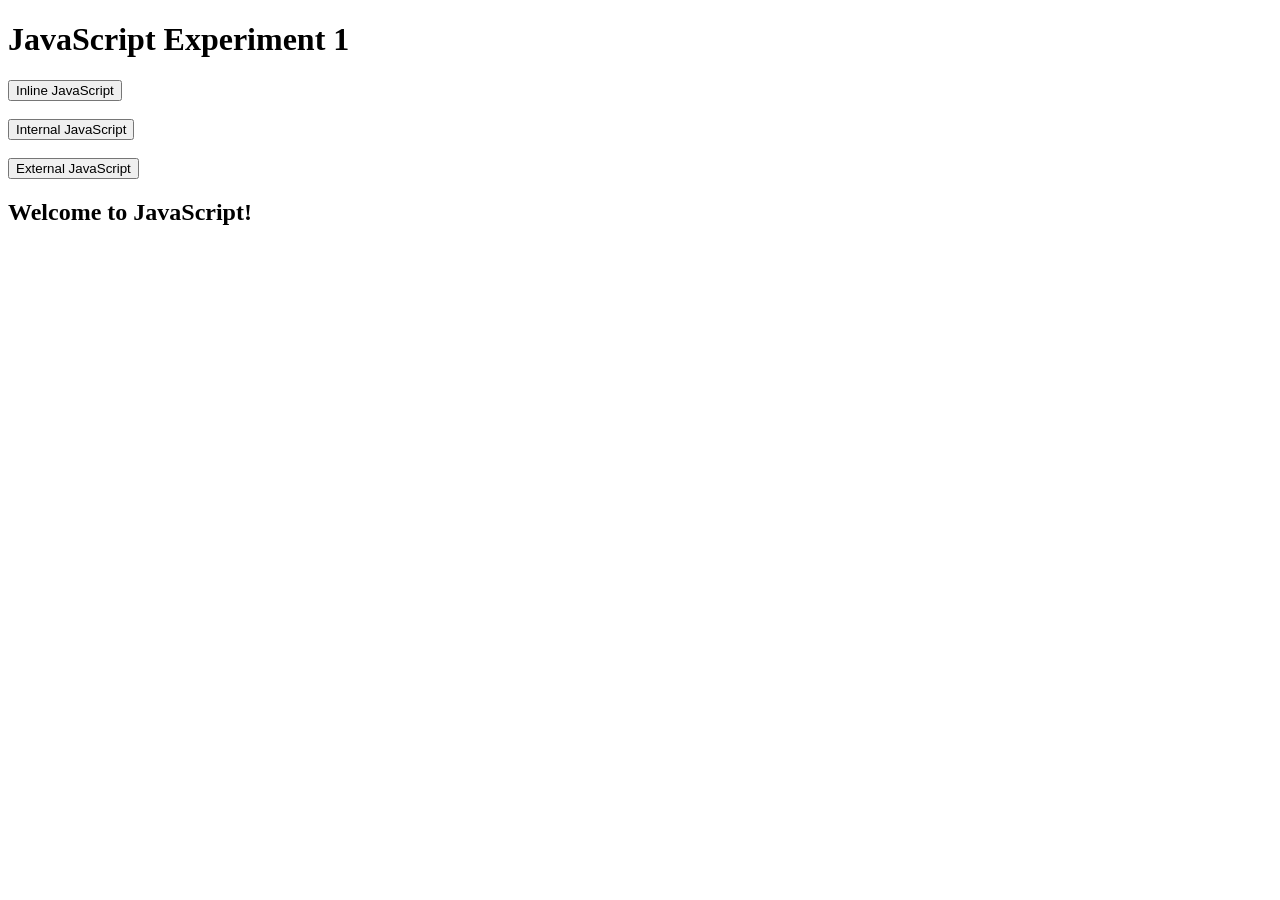
<file: Experiment1/index.html>
<!DOCTYPE html>
<html>
<head>
    <title>JavaScript Experiment 1</title>

    <!-- Internal JavaScript -->
    <script>
        function internalJS() {
            console.log("This is Internal JavaScript");
        }
    </script>

    <!-- External JavaScript -->
    <script src="script.js"></script>
    <link rel="icon" href="data:,">
</head>

<body>

    <h1>JavaScript Experiment 1</h1>

    <!-- Inline JavaScript -->
    <button onclick="alert('Welcome to JavaScript Lab!')">
        Inline JavaScript
    </button>

    <br><br>

    <button onclick="internalJS()">
        Internal JavaScript
    </button>

    <br><br>

    <button onclick="externalJS()">
        External JavaScript
    </button>

    <script>
        document.write("<h2>Welcome to JavaScript!</h2>");

        console.log("Browser Name: " + navigator.appName);
        console.log("Browser Version: " + navigator.appVersion);
        console.log("Platform: " + navigator.platform);
        console.log("Language: " + navigator.language);

        console.error("This is a sample error message.");

        console.table([
            { Name: "Parinita", Course: "CSE AIML", Year: "Second" },
            { Name: "Student", Course: "JavaScript Lab", Year: "Second" }
        ]);

        function first() {
            second();
        }

        function second() {
            console.trace("Function Call Trace");
        }

        first();
    </script>

</body>
</html>
</file>
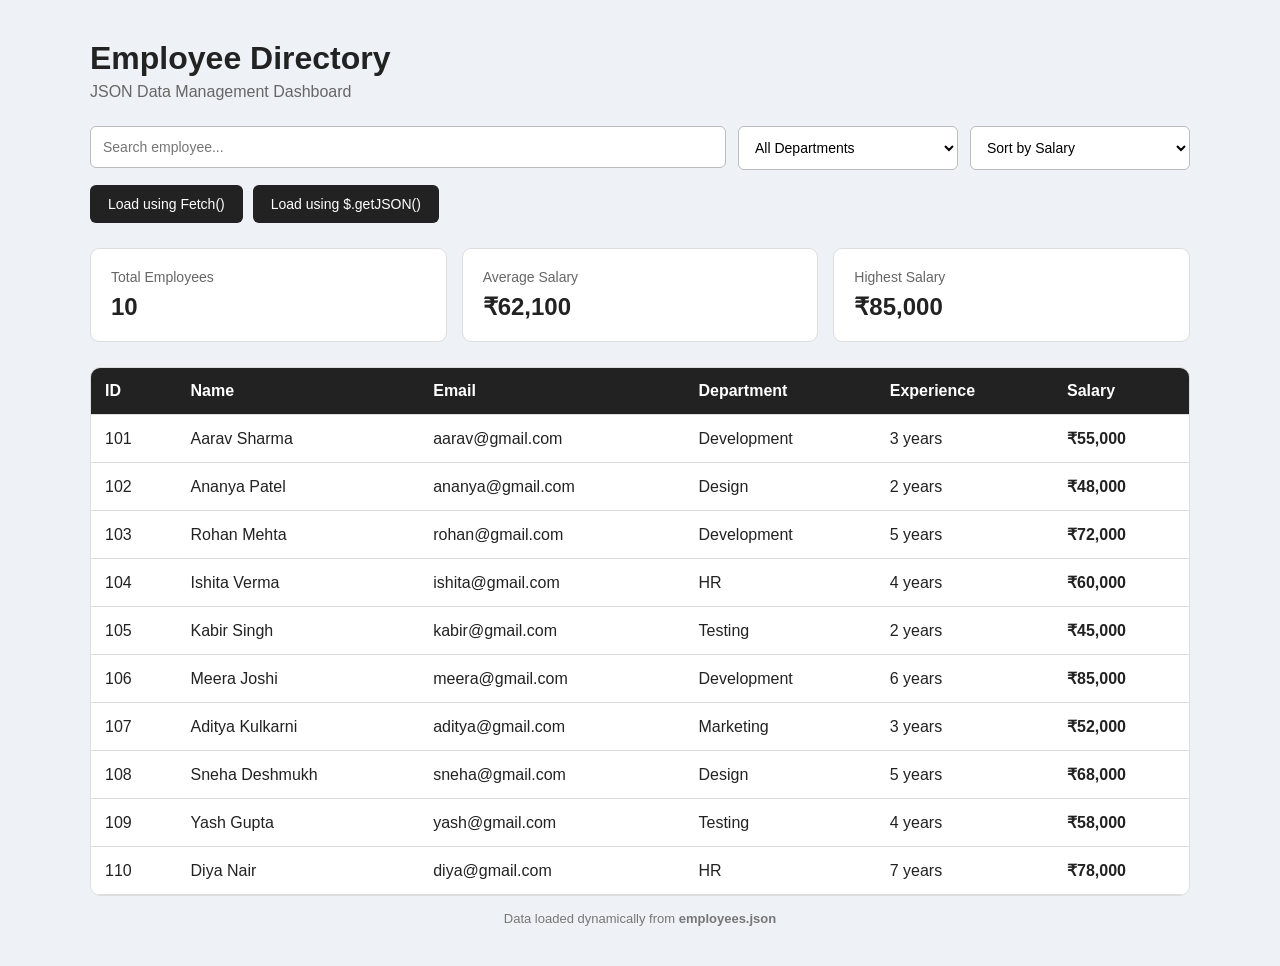
<file: Experiment10/index.html>
<!DOCTYPE html>
<html lang="en">

<head>

    <meta charset="UTF-8">

    <meta name="viewport"
        content="width=device-width, initial-scale=1.0">

    <title>Employee Directory</title>

    <link rel="stylesheet"
        href="style.css">

    <!-- jQuery -->
    <script
        src="https://code.jquery.com/jquery-3.7.1.min.js">
    </script>

</head>

<body>

    <div class="container">

        <!-- Header -->

        <header>

            <div>
                <h1>Employee Directory</h1>

                <p>
                    JSON Data Management Dashboard
                </p>
            </div>

            <div class="loader"
                id="loader">
                Loading...
            </div>

        </header>


        <!-- Controls -->

        <div class="controls">

            <div class="search-box">

                <input
                    type="text"
                    id="searchInput"
                    placeholder="Search employee..."
                >

            </div>


            <select id="departmentFilter">

                <option value="All">
                    All Departments
                </option>

                <option value="Development">
                    Development
                </option>

                <option value="Design">
                    Design
                </option>

                <option value="Testing">
                    Testing
                </option>

                <option value="HR">
                    HR
                </option>

                <option value="Marketing">
                    Marketing
                </option>

            </select>


            <select id="sortSalary">

                <option value="none">
                    Sort by Salary
                </option>

                <option value="low">
                    Salary: Low → High
                </option>

                <option value="high">
                    Salary: High → Low
                </option>

            </select>

        </div>


        <!-- Loading Methods -->

        <div class="method-buttons">

            <button id="fetchBtn">
                Load using Fetch()
            </button>

            <button id="jqueryBtn">
                Load using $.getJSON()
            </button>

        </div>


        <!-- Statistics -->

        <div class="stats">

            <div class="stat-card">

                <span>Total Employees</span>

                <strong id="totalEmployees">
                    0
                </strong>

            </div>


            <div class="stat-card">

                <span>Average Salary</span>

                <strong id="averageSalary">
                    ₹0
                </strong>

            </div>


            <div class="stat-card">

                <span>Highest Salary</span>

                <strong id="highestSalary">
                    ₹0
                </strong>

            </div>

        </div>


        <!-- Employee Table -->

        <div class="table-container">

            <table>

                <thead>

                    <tr>

                        <th>ID</th>

                        <th>Name</th>

                        <th>Email</th>

                        <th>Department</th>

                        <th>Experience</th>

                        <th>Salary</th>

                    </tr>

                </thead>

                <tbody id="employeeTable">

                </tbody>

            </table>

            <p
                id="noData"
                class="no-data">
                No employee data available.
            </p>

        </div>


        <div class="footer">

            Data loaded dynamically from
            <strong>employees.json</strong>

        </div>

    </div>


    <script src="script.js"></script>

</body>

</html>
</file>
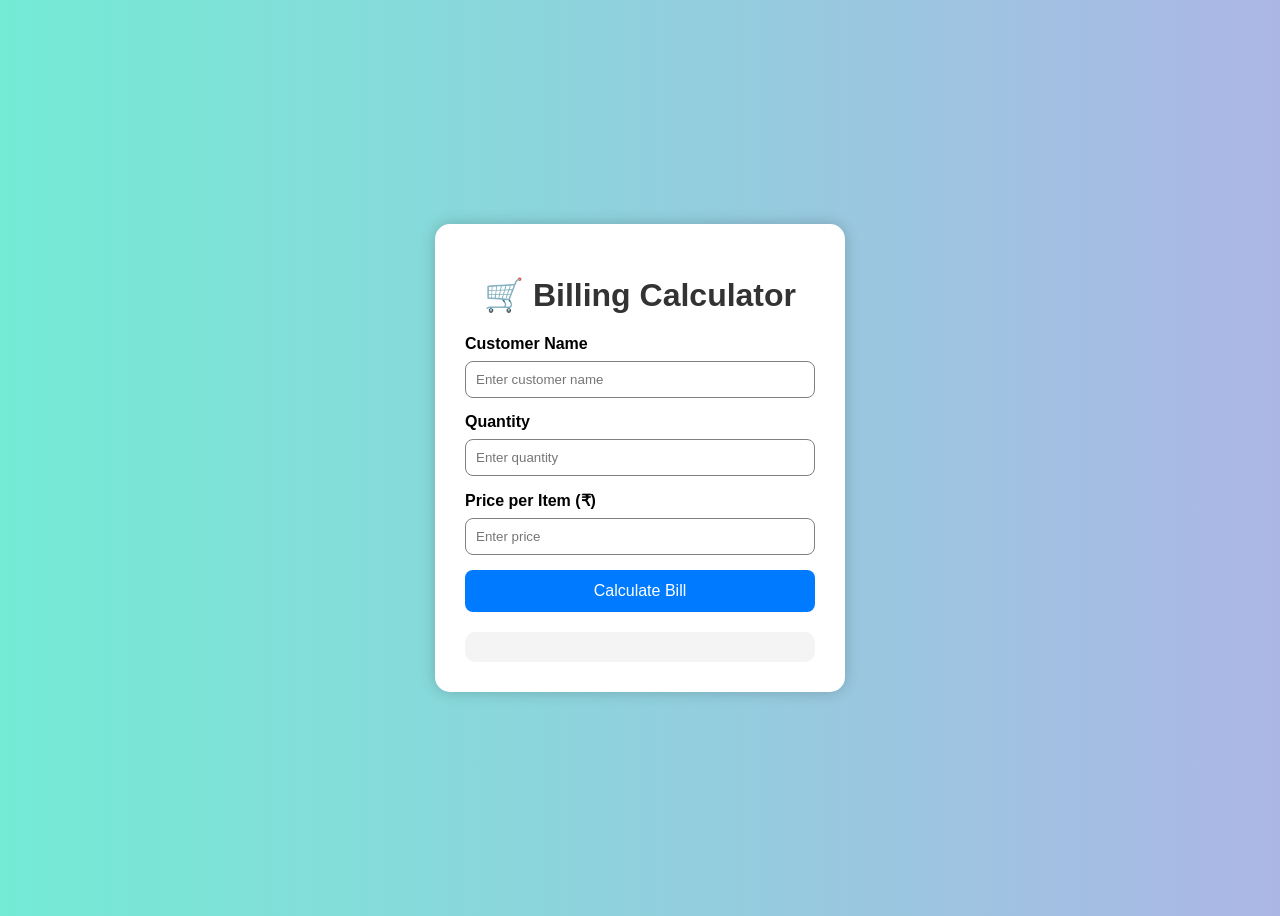
<file: Experiment2/index.html>
<!DOCTYPE html>
<html>
<head>
    <title>Billing Calculator</title>
    <link rel="stylesheet" href="style.css">
</head>
<body>

<div class="container">
    <h1>🛒 Billing Calculator</h1>

    <label>Customer Name</label>
    <input type="text" id="name" placeholder="Enter customer name">

    <label>Quantity</label>
    <input type="number" id="quantity" placeholder="Enter quantity">

    <label>Price per Item (₹)</label>
    <input type="number" id="price" placeholder="Enter price">

    <button onclick="calculateBill()">Calculate Bill</button>

    <div id="result"></div>
</div>

<script src="script.js"></script>

</body>
</html>
</file>
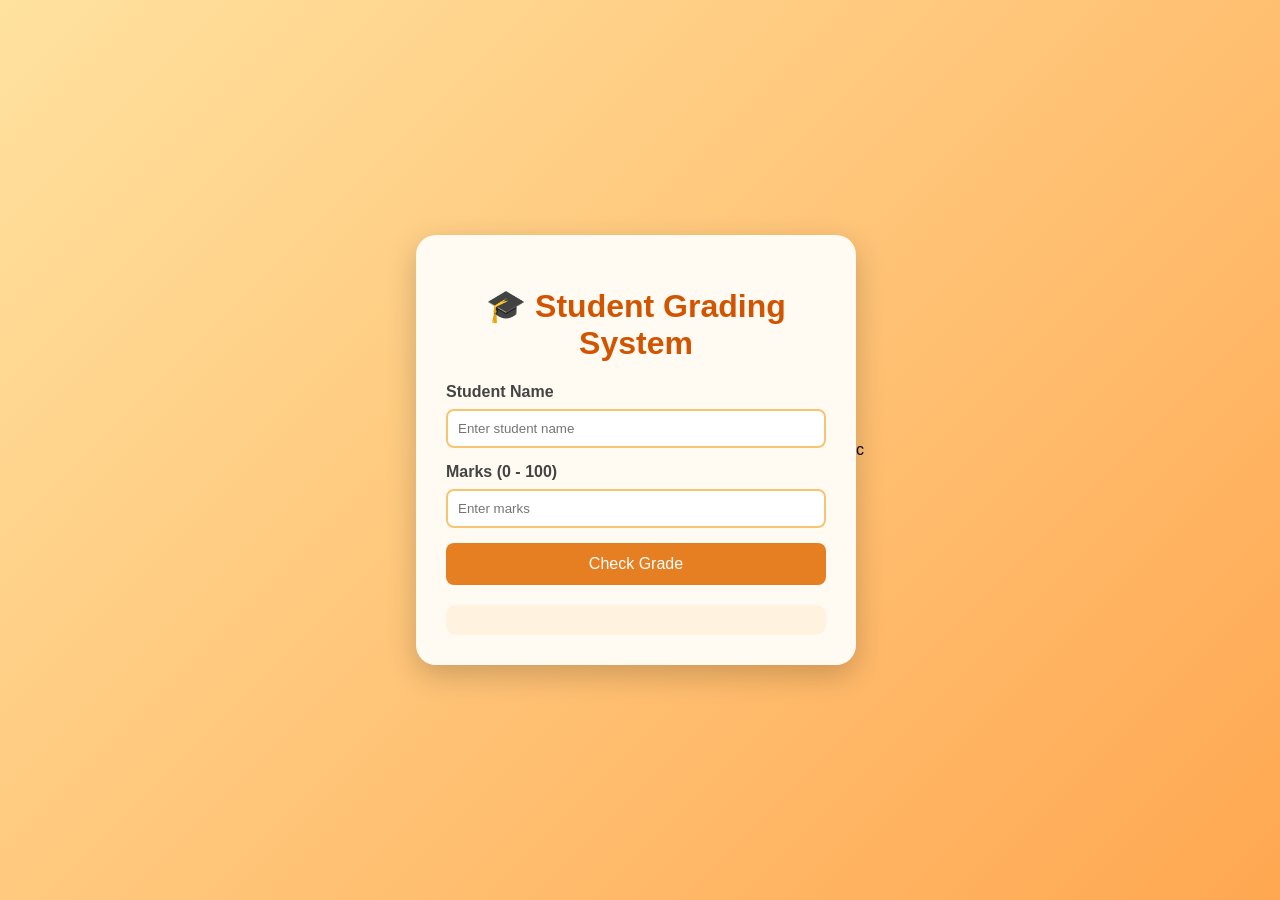
<file: Experiment3/index.html>
<!DOCTYPE html>
<html>
<head>
    <title>Student Grading System</title>
    <link rel="stylesheet" href="style.css">
</head>
<body>

<div class="container">

    <h1>🎓 Student Grading System</h1>

    <label>Student Name</label>
    <input type="text" id="name" placeholder="Enter student name">

    <label>Marks (0 - 100)</label>
    <input type="number" id="marks" placeholder="Enter marks">

    <button onclick="calculateGrade()">Check Grade</button>

    <div id="result"></div>

</div>

<script src="script.js"></script>

</body>
</html>c
</file>
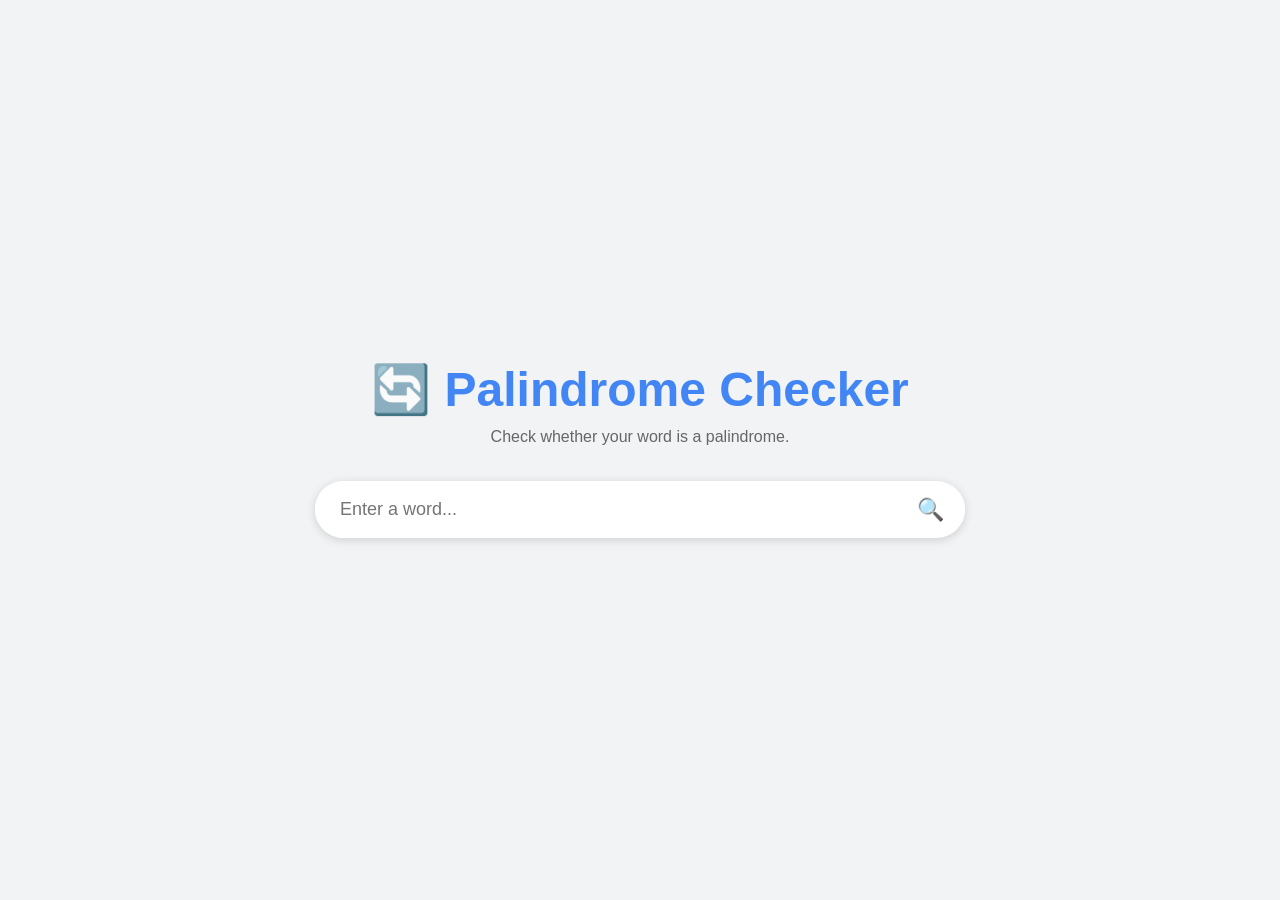
<file: Experiment4/index.html>
<!DOCTYPE html>
<html lang="en">
<head>
    <meta charset="UTF-8">
    <meta name="viewport" content="width=device-width, initial-scale=1.0">
    <title>Palindrome Checker</title>
    <link rel="stylesheet" href="style.css">
</head>
<body>

<div class="container">

    <h1>🔄 Palindrome Checker</h1>
    <p>Check whether your word is a palindrome.</p>

    <div class="search-box">

        <input
            type="text"
            id="text"
            placeholder="Enter a word..."
        >

        <button onclick="checkPalindrome()">
            🔍
        </button>

    </div>

    <div id="result" class="result"></div>

</div>

<script src="script.js"></script>

</body>
</html>
</file>
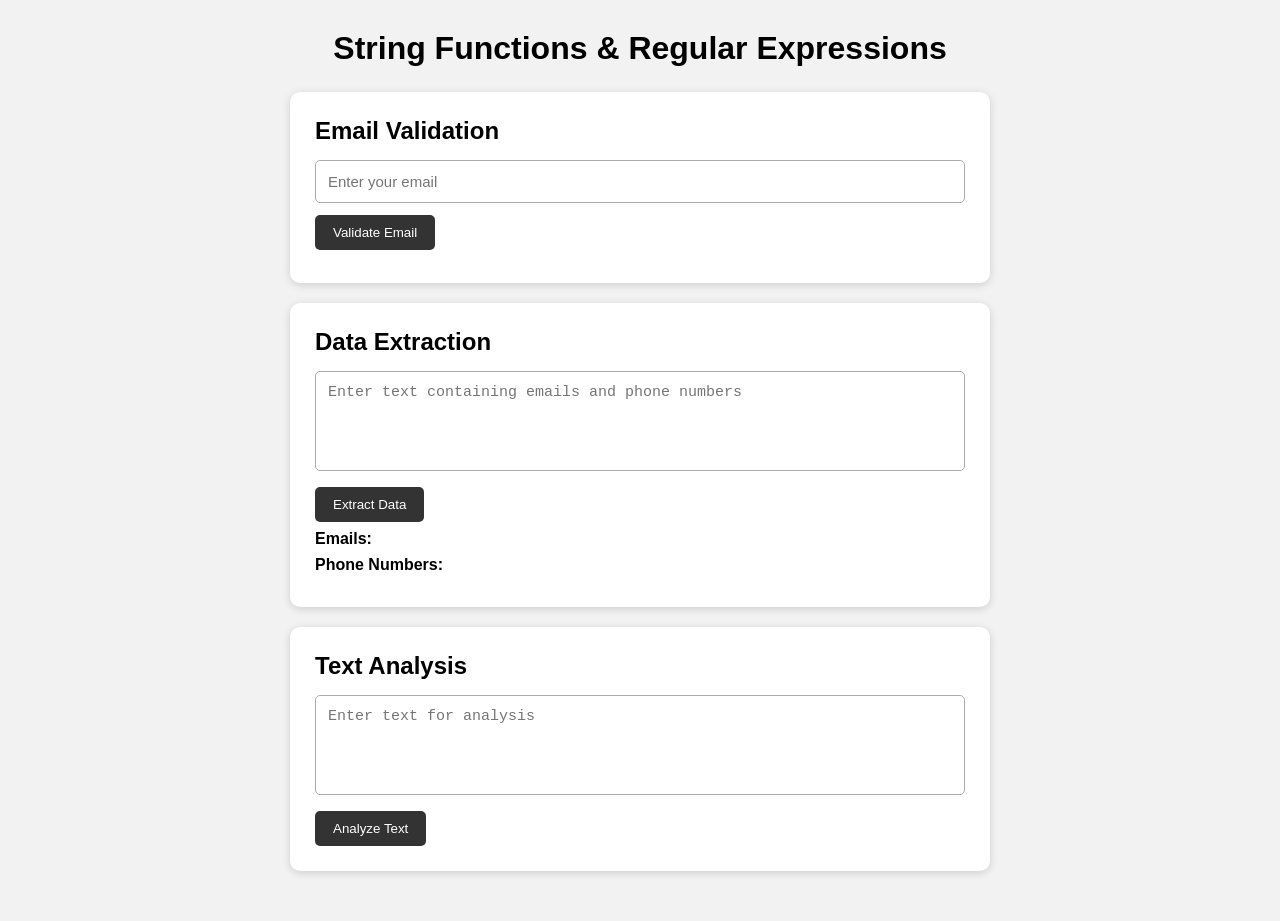
<file: Experiment6/index.html>
<!DOCTYPE html>
<html lang="en">
<head>
    <meta charset="UTF-8">
    <meta name="viewport" content="width=device-width, initial-scale=1.0">
    <title>String Functions & Regex</title>
    <link rel="stylesheet" href="style.css">
</head>
<body>

    <div class="container">
        <h1>String Functions & Regular Expressions</h1>

        <!-- Email Validation -->
        <div class="box">
            <h2>Email Validation</h2>

            <input type="text" id="email" placeholder="Enter your email">
            <button onclick="validateEmail()">Validate Email</button>

            <p id="emailResult"></p>
        </div>

        <!-- Data Extraction -->
        <div class="box">
            <h2>Data Extraction</h2>

            <textarea id="textInput" placeholder="Enter text containing emails and phone numbers"></textarea>

            <button onclick="extractData()">Extract Data</button>

            <p><b>Emails:</b></p>
            <p id="emails"></p>

            <p><b>Phone Numbers:</b></p>
            <p id="phones"></p>
        </div>

        <!-- Text Analysis -->
        <div class="box">
            <h2>Text Analysis</h2>

            <textarea id="analysisText" placeholder="Enter text for analysis"></textarea>

            <button onclick="analyzeText()">Analyze Text</button>

            <div id="analysisResult"></div>
        </div>
    </div>

    <script src="script.js"></script>
</body>
</html>
</file>
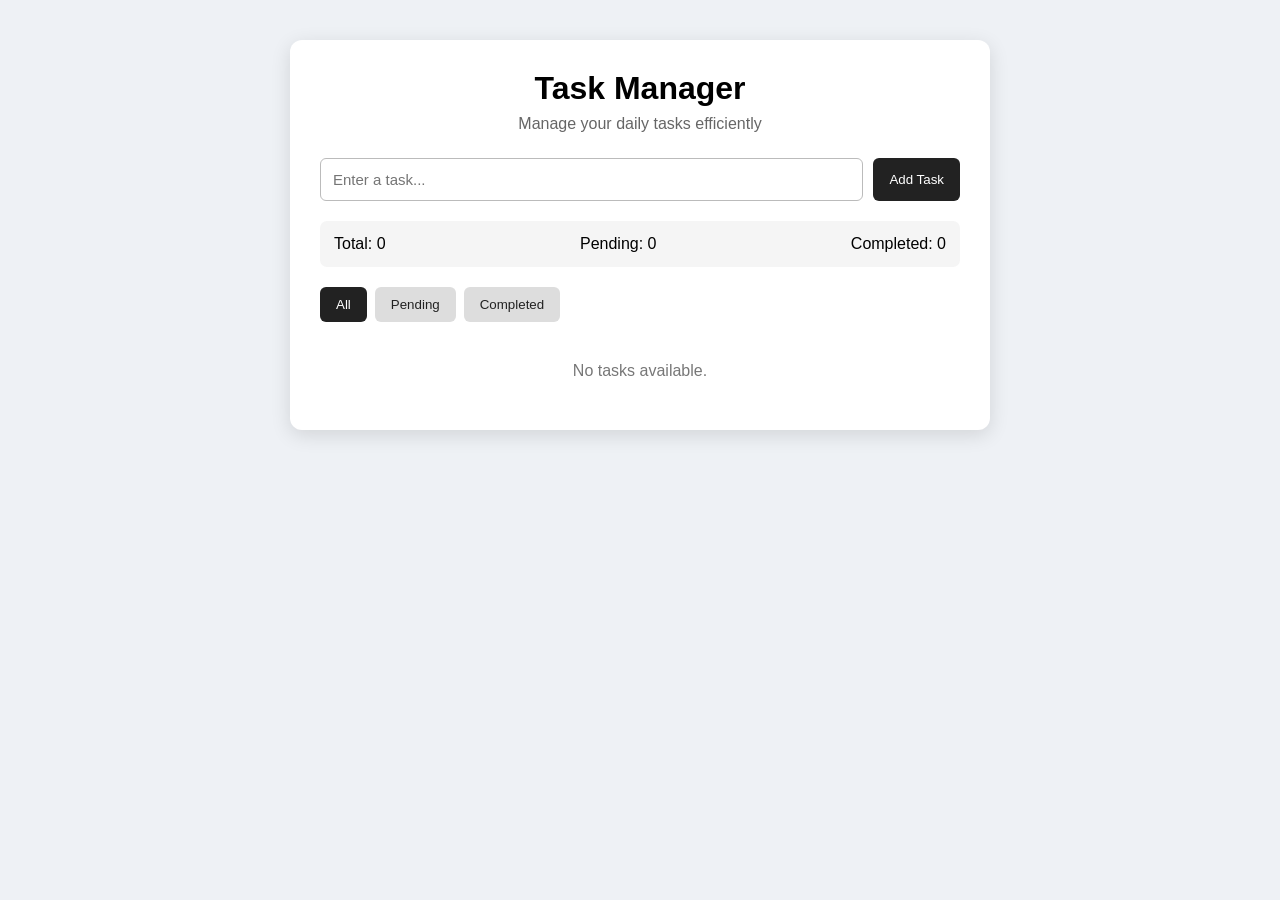
<file: Experiment7/index.html>
<!DOCTYPE html>
<html lang="en">
<head>
    <meta charset="UTF-8">
    <meta name="viewport" content="width=device-width, initial-scale=1.0">
    <title>Task Manager</title>
    <link rel="stylesheet" href="style.css">
</head>
<body>

    <div class="container">

        <div class="header">
            <h1>Task Manager</h1>
            <p>Manage your daily tasks efficiently</p>
        </div>

        <div class="input-section">
            <input type="text" id="taskInput" placeholder="Enter a task...">
            <button id="addBtn">Add Task</button>
        </div>

        <div class="task-info">
            <span id="totalTasks">Total: 0</span>
            <span id="pendingTasks">Pending: 0</span>
            <span id="completedTasks">Completed: 0</span>
        </div>

        <div class="filters">
            <button class="filter active" data-filter="all">All</button>
            <button class="filter" data-filter="pending">Pending</button>
            <button class="filter" data-filter="completed">Completed</button>
        </div>

        <ul id="taskList"></ul>

        <p id="emptyMessage">No tasks available.</p>

    </div>

    <script src="script.js"></script>
</body>
</html>
</file>
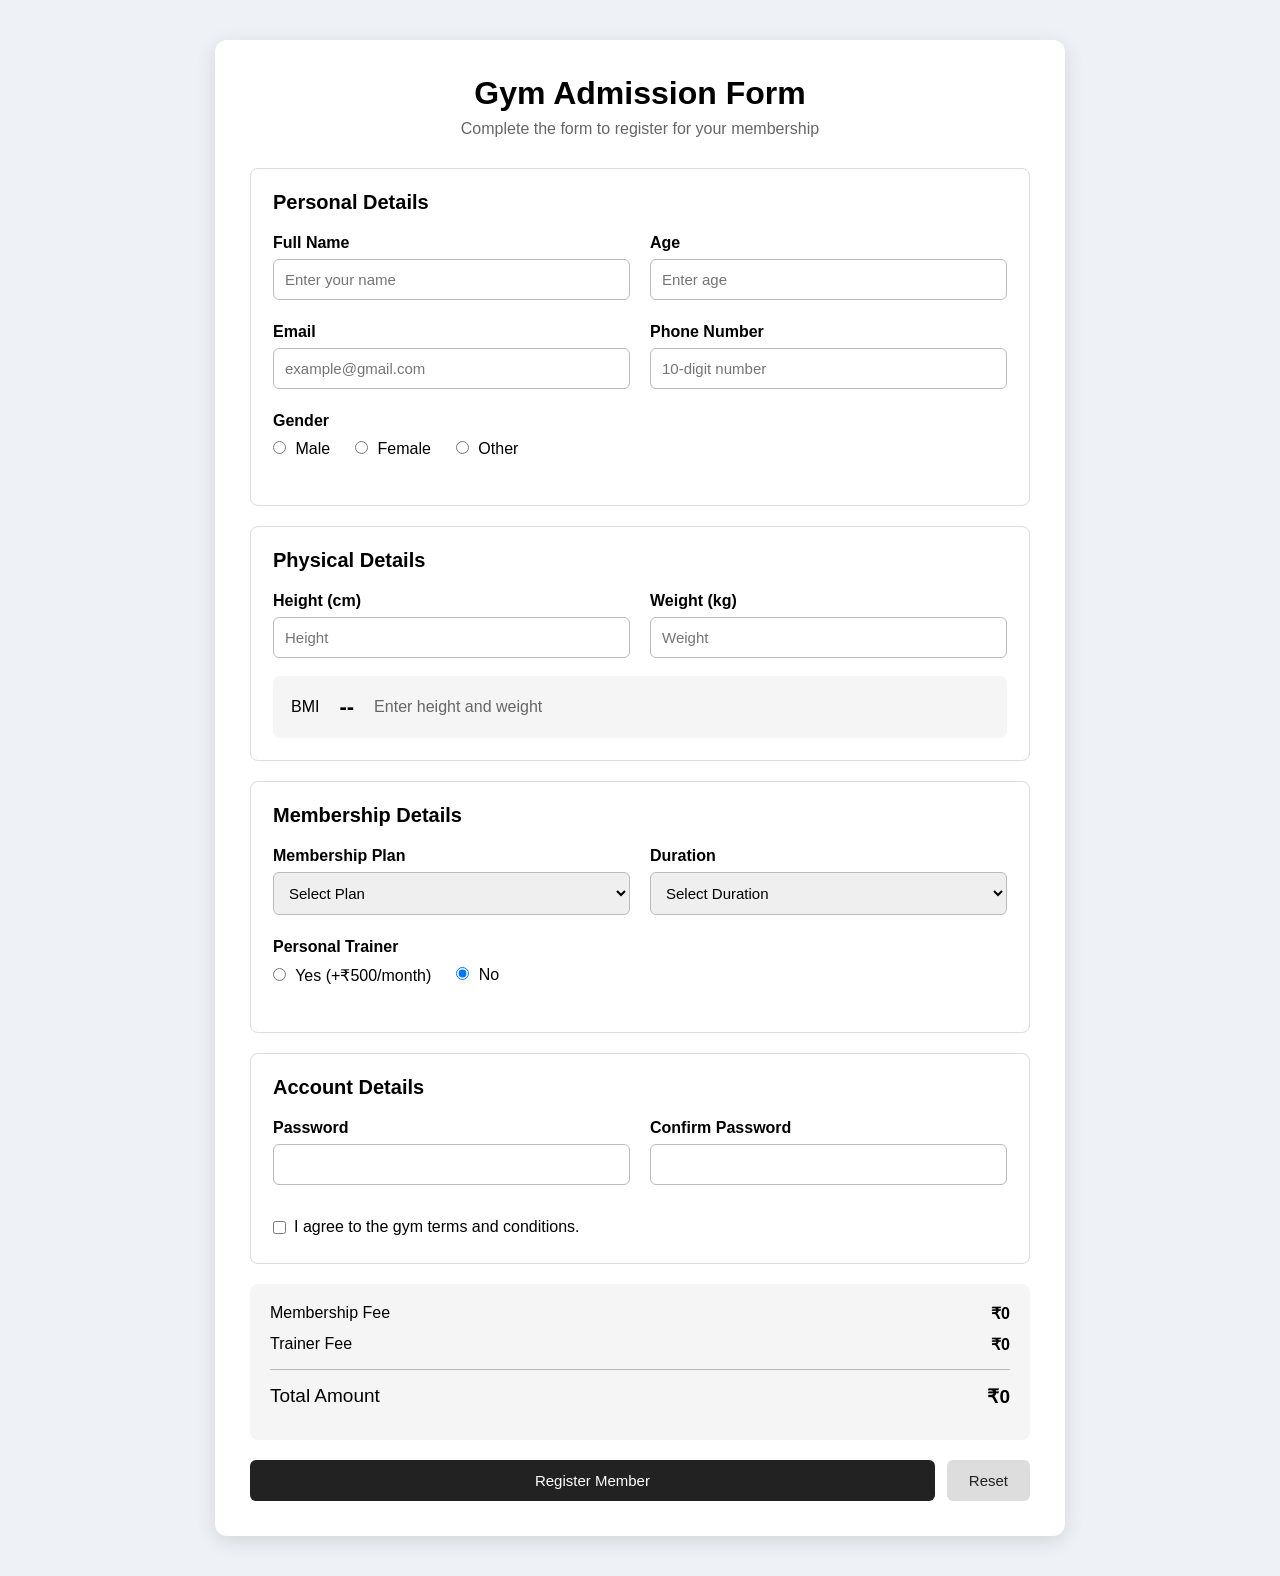
<file: Experiment8/index.html>
<!DOCTYPE html>
<html lang="en">
<head>
    <meta charset="UTF-8">
    <meta name="viewport" content="width=device-width, initial-scale=1.0">
    <title>Gym Admission Form</title>
    <link rel="stylesheet" href="style.css">
</head>
<body>

    <div class="container">

        <div class="heading">
            <h1>Gym Admission Form</h1>
            <p>Complete the form to register for your membership</p>
        </div>

        <form id="gymForm">

            <!-- Personal Details -->
            <section>
                <h2>Personal Details</h2>

                <div class="row">

                    <div class="field">
                        <label>Full Name</label>
                        <input type="text" id="name" placeholder="Enter your name">
                        <small id="nameError"></small>
                    </div>

                    <div class="field">
                        <label>Age</label>
                        <input type="number" id="age" placeholder="Enter age">
                        <small id="ageError"></small>
                    </div>

                </div>

                <div class="row">

                    <div class="field">
                        <label>Email</label>
                        <input type="email" id="email" placeholder="example@gmail.com">
                        <small id="emailError"></small>
                    </div>

                    <div class="field">
                        <label>Phone Number</label>
                        <input type="text" id="phone" placeholder="10-digit number">
                        <small id="phoneError"></small>
                    </div>

                </div>

                <div class="field">
                    <label>Gender</label>

                    <div class="radio-group">
                        <label>
                            <input type="radio" name="gender" value="Male">
                            Male
                        </label>

                        <label>
                            <input type="radio" name="gender" value="Female">
                            Female
                        </label>

                        <label>
                            <input type="radio" name="gender" value="Other">
                            Other
                        </label>
                    </div>
                </div>

            </section>


            <!-- Physical Details -->
            <section>
                <h2>Physical Details</h2>

                <div class="row">

                    <div class="field">
                        <label>Height (cm)</label>
                        <input type="number" id="height" placeholder="Height">
                    </div>

                    <div class="field">
                        <label>Weight (kg)</label>
                        <input type="number" id="weight" placeholder="Weight">
                    </div>

                </div>

                <div class="bmi-box">
                    <span>BMI</span>
                    <strong id="bmiValue">--</strong>
                    <p id="bmiStatus">Enter height and weight</p>
                </div>

            </section>


            <!-- Membership -->
            <section>
                <h2>Membership Details</h2>

                <div class="row">

                    <div class="field">
                        <label>Membership Plan</label>

                        <select id="plan">
                            <option value="">Select Plan</option>
                            <option value="Basic">Basic - ₹1000/month</option>
                            <option value="Premium">Premium - ₹1800/month</option>
                            <option value="Elite">Elite - ₹2500/month</option>
                        </select>

                        <small id="planError"></small>
                    </div>

                    <div class="field">
                        <label>Duration</label>

                        <select id="duration">
                            <option value="">Select Duration</option>
                            <option value="1">1 Month</option>
                            <option value="3">3 Months</option>
                            <option value="6">6 Months</option>
                            <option value="12">12 Months</option>
                        </select>
                    </div>

                </div>

                <div class="field">

                    <label>Personal Trainer</label>

                    <div class="radio-group">

                        <label>
                            <input type="radio" name="trainer" value="Yes">
                            Yes (+₹500/month)
                        </label>

                        <label>
                            <input type="radio" name="trainer" value="No" checked>
                            No
                        </label>

                    </div>

                </div>

            </section>


            <!-- Account Details -->
            <section>
                <h2>Account Details</h2>

                <div class="row">

                    <div class="field">
                        <label>Password</label>
                        <input type="password" id="password">
                        <small id="passwordError"></small>
                    </div>

                    <div class="field">
                        <label>Confirm Password</label>
                        <input type="password" id="confirmPassword">
                        <small id="confirmError"></small>
                    </div>

                </div>

                <label class="terms">
                    <input type="checkbox" id="terms">
                    I agree to the gym terms and conditions.
                </label>

                <small id="termsError"></small>

            </section>


            <!-- Fee -->
            <div class="fee-box">

                <div>
                    <span>Membership Fee</span>
                    <strong id="membershipFee">₹0</strong>
                </div>

                <div>
                    <span>Trainer Fee</span>
                    <strong id="trainerFee">₹0</strong>
                </div>

                <div class="total">
                    <span>Total Amount</span>
                    <strong id="totalFee">₹0</strong>
                </div>

            </div>


            <div class="buttons">

                <button type="submit" class="submit-btn">
                    Register Member
                </button>

                <button type="reset" class="reset-btn" id="resetBtn">
                    Reset
                </button>

            </div>

        </form>


        <!-- Admission Summary -->
        <div id="summary" class="summary hidden">

            <h2>Admission Successful</h2>

            <div id="summaryContent"></div>

        </div>

    </div>

    <script src="script.js"></script>

</body>
</html>
</file>
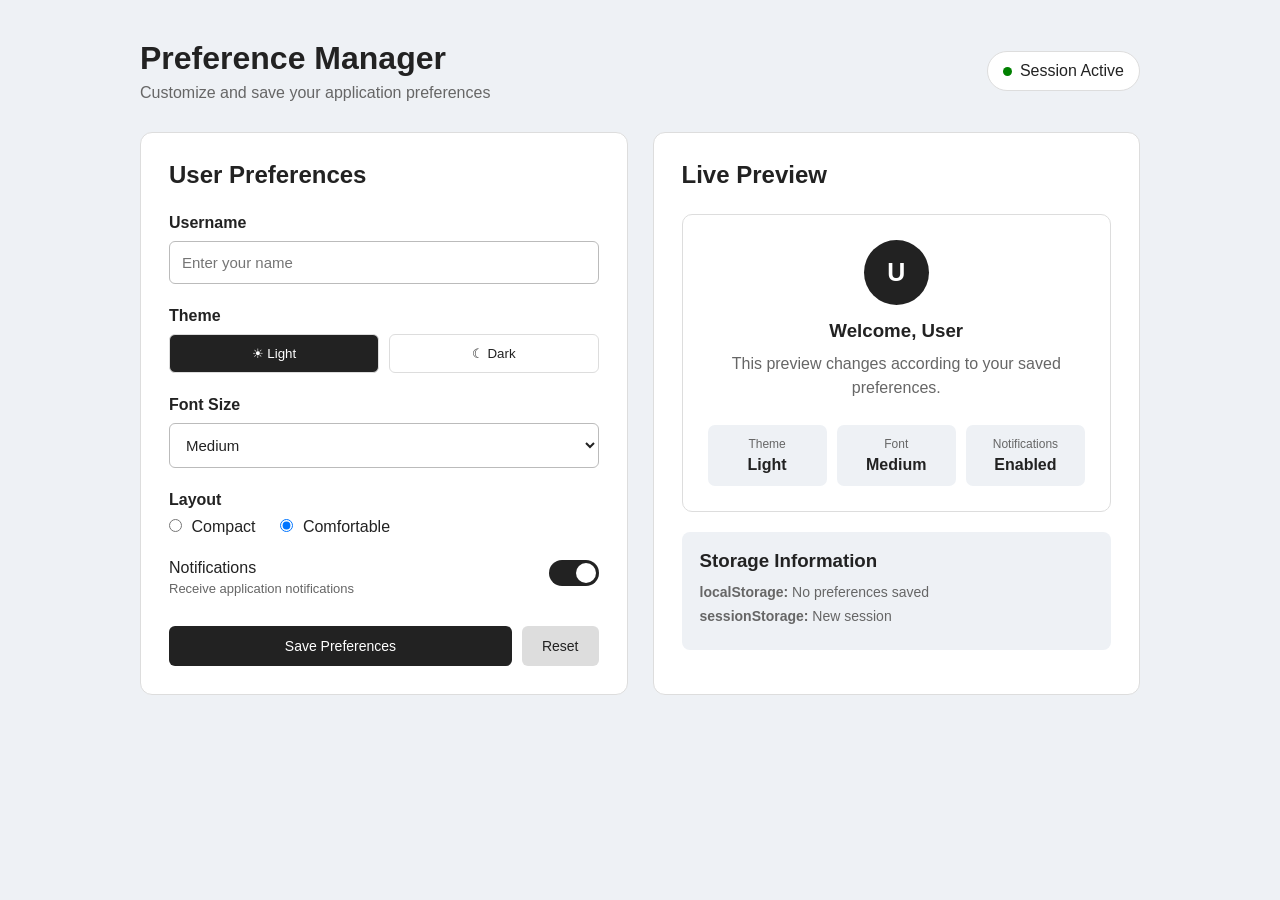
<file: Experiment9/index.html>
<!DOCTYPE html>
<html lang="en">

<head>
    <meta charset="UTF-8">
    <meta name="viewport" content="width=device-width, initial-scale=1.0">

    <title>User Preference Manager</title>

    <link rel="stylesheet" href="style.css">
</head>

<body>

    <div class="container">

        <!-- Header -->
        <header>
            <div>
                <h1>Preference Manager</h1>
                <p>Customize and save your application preferences</p>
            </div>

            <div class="session-status">
                <span class="status-dot"></span>
                <span id="sessionStatus">Session Active</span>
            </div>
        </header>


        <!-- Main Layout -->
        <div class="dashboard">

            <!-- Settings Panel -->
            <div class="settings-panel">

                <h2>User Preferences</h2>

                <!-- Username -->
                <div class="setting">
                    <label for="username">
                        Username
                    </label>

                    <input
                        type="text"
                        id="username"
                        placeholder="Enter your name"
                    >
                </div>


                <!-- Theme -->
                <div class="setting">

                    <label>
                        Theme
                    </label>

                    <div class="theme-buttons">

                        <button
                            class="theme-btn active"
                            data-theme="light"
                        >
                            ☀ Light
                        </button>

                        <button
                            class="theme-btn"
                            data-theme="dark"
                        >
                            ☾ Dark
                        </button>

                    </div>

                </div>


                <!-- Font Size -->
                <div class="setting">

                    <label for="fontSize">
                        Font Size
                    </label>

                    <select id="fontSize">

                        <option value="small">
                            Small
                        </option>

                        <option value="medium" selected>
                            Medium
                        </option>

                        <option value="large">
                            Large
                        </option>

                    </select>

                </div>


                <!-- Layout -->
                <div class="setting">

                    <label>
                        Layout
                    </label>

                    <div class="layout-options">

                        <label>
                            <input
                                type="radio"
                                name="layout"
                                value="compact"
                            >
                            Compact
                        </label>

                        <label>
                            <input
                                type="radio"
                                name="layout"
                                value="comfortable"
                                checked
                            >
                            Comfortable
                        </label>

                    </div>

                </div>


                <!-- Notifications -->
                <div class="setting toggle-setting">

                    <div>
                        <label>
                            Notifications
                        </label>

                        <p>
                            Receive application notifications
                        </p>
                    </div>

                    <label class="switch">

                        <input
                            type="checkbox"
                            id="notifications"
                            checked
                        >

                        <span class="slider"></span>

                    </label>

                </div>


                <!-- Buttons -->
                <div class="actions">

                    <button
                        id="saveBtn"
                        class="save-btn"
                    >
                        Save Preferences
                    </button>

                    <button
                        id="resetBtn"
                        class="reset-btn"
                    >
                        Reset
                    </button>

                </div>

            </div>


            <!-- Preview Panel -->
            <div class="preview-panel">

                <h2>Live Preview</h2>

                <div
                    id="previewCard"
                    class="preview-card"
                >

                    <div class="avatar">
                        <span id="avatarLetter">U</span>
                    </div>

                    <h3>
                        Welcome,
                        <span id="previewName">
                            User
                        </span>
                    </h3>

                    <p>
                        This preview changes according to
                        your saved preferences.
                    </p>

                    <div class="preview-info">

                        <div>
                            <span>Theme</span>
                            <strong id="previewTheme">
                                Light
                            </strong>
                        </div>

                        <div>
                            <span>Font</span>
                            <strong id="previewFont">
                                Medium
                            </strong>
                        </div>

                        <div>
                            <span>Notifications</span>
                            <strong id="previewNotification">
                                Enabled
                            </strong>
                        </div>

                    </div>

                </div>


                <!-- Storage Information -->
                <div class="storage-box">

                    <h3>Storage Information</h3>

                    <p>
                        <strong>localStorage:</strong>
                        <span id="localStorageStatus">
                            No preferences saved
                        </span>
                    </p>

                    <p>
                        <strong>sessionStorage:</strong>
                        <span id="sessionStorageStatus">
                            Session data active
                        </span>
                    </p>

                </div>

            </div>

        </div>

    </div>


    <script src="script.js"></script>

</body>

</html>
</file>
<file: Experiment10/style.css>
* {
    margin: 0;
    padding: 0;
    box-sizing: border-box;
}

body {
    font-family: Arial, sans-serif;

    background: #eef1f5;

    color: #222;

    padding: 40px 20px;
}

.container {
    max-width: 1100px;

    margin: auto;
}


/* Header */

header {
    display: flex;

    justify-content: space-between;

    align-items: center;

    margin-bottom: 25px;
}

header h1 {
    margin-bottom: 6px;
}

header p {
    color: #666;
}


/* Loader */

.loader {
    display: none;

    padding: 10px 15px;

    background: #222;

    color: white;

    border-radius: 6px;

    font-size: 14px;
}


/* Controls */

.controls {
    display: flex;

    gap: 12px;

    margin-bottom: 15px;
}

.search-box {
    flex: 1;
}

.search-box input,
select {
    width: 100%;

    padding: 12px;

    border: 1px solid #bbb;

    border-radius: 6px;

    background: white;

    font-size: 14px;
}

select {
    width: 220px;
}


/* Method buttons */

.method-buttons {
    display: flex;

    gap: 10px;

    margin-bottom: 25px;
}

button {
    padding: 11px 18px;

    border: none;

    border-radius: 6px;

    background: #222;

    color: white;

    cursor: pointer;

    font-size: 14px;
}

button:hover {
    opacity: 0.85;
}


/* Statistics */

.stats {
    display: grid;

    grid-template-columns:
        repeat(3, 1fr);

    gap: 15px;

    margin-bottom: 25px;
}

.stat-card {
    background: white;

    padding: 20px;

    border-radius: 9px;

    border: 1px solid #ddd;
}

.stat-card span {
    display: block;

    color: #666;

    font-size: 14px;

    margin-bottom: 8px;
}

.stat-card strong {
    font-size: 24px;
}


/* Table */

.table-container {
    background: white;

    border-radius: 10px;

    overflow-x: auto;

    border: 1px solid #ddd;
}

table {
    width: 100%;

    border-collapse: collapse;

    min-width: 800px;
}

thead {
    background: #222;

    color: white;
}

th,
td {
    padding: 14px;

    text-align: left;

    border-bottom: 1px solid #ddd;
}

tbody tr:hover {
    background: #f5f5f5;
}

td:nth-child(6) {
    font-weight: bold;
}

.no-data {
    display: none;

    text-align: center;

    padding: 30px;

    color: #777;
}


/* Footer */

.footer {
    text-align: center;

    margin-top: 15px;

    color: #777;

    font-size: 13px;
}


/* Responsive */

@media (max-width: 750px) {

    .controls {
        flex-direction: column;
    }

    select {
        width: 100%;
    }

    .stats {
        grid-template-columns: 1fr;
    }

    header {
        flex-direction: column;

        align-items: flex-start;

        gap: 15px;
    }

}
</file>
<file: Experiment2/style.css>
body{
    font-family: Arial, sans-serif;
    background: linear-gradient(to right,#74ebd5,#ACB6E5);
    display:flex;
    justify-content:center;
    align-items:center;
    height:100vh;
}

.container{
    background:white;
    padding:30px;
    width:350px;
    border-radius:15px;
    box-shadow:0 0 15px rgba(0,0,0,0.2);
}

h1{
    text-align:center;
    color:#333;
}

label{
    font-weight:bold;
}

input{
    width:100%;
    padding:10px;
    margin:8px 0 15px;
    border-radius:8px;
    border:1px solid gray;
    box-sizing:border-box;
}

button{
    width:100%;
    padding:12px;
    border:none;
    border-radius:8px;
    background:#007bff;
    color:white;
    font-size:16px;
    cursor:pointer;
}

button:hover{
    background:#0056b3;
}

#result{
    margin-top:20px;
    background:#f4f4f4;
    padding:15px;
    border-radius:10px;
    line-height:1.8;
}
</file>
<file: Experiment3/style.css>
body{
    font-family: Arial, sans-serif;
    background: linear-gradient(135deg,#FFE29F,#FFA751);
    display:flex;
    justify-content:center;
    align-items:center;
    height:100vh;
    margin:0;
}

.container{
    width:380px;
    background:#fffaf2;
    padding:30px;
    border-radius:20px;
    box-shadow:0 10px 30px rgba(0,0,0,0.2);
}

h1{
    text-align:center;
    color:#d35400;
}

label{
    font-weight:bold;
    color:#444;
}

input{
    width:100%;
    padding:10px;
    margin:8px 0 15px;
    border:2px solid #f8c471;
    border-radius:8px;
    box-sizing:border-box;
    outline:none;
}

input:focus{
    border-color:#e67e22;
}

button{
    width:100%;
    padding:12px;
    background:#e67e22;
    color:white;
    border:none;
    border-radius:8px;
    font-size:16px;
    cursor:pointer;
}

button:hover{
    background:#ca6f1e;
}

#result{
    margin-top:20px;
    padding:15px;
    border-radius:10px;
    background:#fff3e0;
    text-align:center;
}
</file>
<file: Experiment4/style.css>
*{
    margin:0;
    padding:0;
    box-sizing:border-box;
    font-family:Arial,sans-serif;
}

body{
    height:100vh;
    display:flex;
    justify-content:center;
    align-items:center;
    background:#f1f3f4;
}

.container{
    text-align:center;
    width:650px;
}

h1{
    color:#4285F4;
    font-size:48px;
    margin-bottom:10px;
}

p{
    color:#666;
    margin-bottom:35px;
}

.search-box{
    display:flex;
    align-items:center;
    background:white;
    border-radius:50px;
    box-shadow:0 2px 10px rgba(0,0,0,.15);
    overflow:hidden;
}

.search-box input{

    flex:1;
    border:none;
    outline:none;
    padding:18px 25px;
    font-size:18px;
}

.search-box button{

    width:70px;
    border:none;
    background:white;
    font-size:22px;
    cursor:pointer;
    transition:.3s;
}

.search-box button:hover{

    background:#4285F4;
    color:white;
}

.result{

    margin-top:35px;
    background:white;
    border-radius:15px;
    padding:25px;
    box-shadow:0 3px 12px rgba(0,0,0,.15);
    display:none;
}

.result h2{

    color:#34A853;
    margin-bottom:15px;
}

.result p{

    color:#444;
    font-size:18px;
    margin:10px 0;
}
</file>
<file: Experiment6/style.css>
* {
    margin: 0;
    padding: 0;
    box-sizing: border-box;
}

body {
    font-family: Arial, sans-serif;
    background-color: #f2f2f2;
    padding: 30px;
}

.container {
    width: 700px;
    max-width: 95%;
    margin: auto;
}

h1 {
    text-align: center;
    margin-bottom: 25px;
}

.box {
    background-color: white;
    padding: 25px;
    margin-bottom: 20px;
    border-radius: 10px;
    box-shadow: 0 2px 8px rgba(0, 0, 0, 0.15);
}

h2 {
    margin-bottom: 15px;
}

input,
textarea {
    width: 100%;
    padding: 12px;
    margin-bottom: 12px;
    border: 1px solid #aaa;
    border-radius: 5px;
    font-size: 15px;
}

textarea {
    height: 100px;
    resize: none;
}

button {
    padding: 10px 18px;
    border: none;
    border-radius: 5px;
    background-color: #333;
    color: white;
    cursor: pointer;
}

button:hover {
    background-color: #555;
}

p {
    margin: 8px 0;
}

#emailResult {
    font-weight: bold;
}

#emails,
#phones {
    color: #333;
}

#analysisResult {
    line-height: 1.8;
}
</file>
<file: Experiment7/style.css>
* {
    margin: 0;
    padding: 0;
    box-sizing: border-box;
}

body {
    font-family: Arial, sans-serif;
    background: #eef1f5;
    min-height: 100vh;
    padding: 40px 20px;
}

.container {
    width: 700px;
    max-width: 100%;
    margin: auto;
    background: white;
    padding: 30px;
    border-radius: 12px;
    box-shadow: 0 5px 20px rgba(0, 0, 0, 0.12);
}

.header {
    text-align: center;
    margin-bottom: 25px;
}

.header h1 {
    margin-bottom: 8px;
}

.header p {
    color: #666;
}

.input-section {
    display: flex;
    gap: 10px;
    margin-bottom: 20px;
}

#taskInput {
    flex: 1;
    padding: 12px;
    border: 1px solid #bbb;
    border-radius: 6px;
    font-size: 15px;
}

button {
    border: none;
    padding: 10px 16px;
    border-radius: 6px;
    cursor: pointer;
    background: #222;
    color: white;
}

button:hover {
    opacity: 0.85;
}

.task-info {
    display: flex;
    justify-content: space-between;
    background: #f5f5f5;
    padding: 14px;
    border-radius: 7px;
    margin-bottom: 20px;
}

.filters {
    display: flex;
    gap: 8px;
    margin-bottom: 20px;
}

.filter {
    background: #ddd;
    color: #222;
}

.filter.active {
    background: #222;
    color: white;
}

#taskList {
    list-style: none;
}

.task {
    display: flex;
    align-items: center;
    justify-content: space-between;
    padding: 14px;
    border: 1px solid #ddd;
    border-radius: 7px;
    margin-bottom: 10px;
    transition: 0.2s;
}

.task:hover {
    background: #fafafa;
}

.task-left {
    display: flex;
    align-items: center;
    gap: 12px;
    flex: 1;
}

.task-text {
    font-size: 16px;
}

.task.completed .task-text {
    text-decoration: line-through;
    color: #888;
}

.task-actions {
    display: flex;
    gap: 7px;
}

.edit-btn {
    background: #555;
}

.delete-btn {
    background: #b00020;
}

#emptyMessage {
    text-align: center;
    color: #777;
    padding: 20px;
}
</file>
<file: Experiment8/style.css>
* {
    margin: 0;
    padding: 0;
    box-sizing: border-box;
}

body {
    font-family: Arial, sans-serif;
    background: #eef1f5;
    padding: 40px 20px;
}

.container {
    max-width: 850px;
    margin: auto;
    background: white;
    padding: 35px;
    border-radius: 12px;
    box-shadow: 0 5px 20px rgba(0, 0, 0, 0.12);
}

.heading {
    text-align: center;
    margin-bottom: 30px;
}

.heading h1 {
    margin-bottom: 8px;
}

.heading p {
    color: #666;
}

section {
    border: 1px solid #ddd;
    padding: 22px;
    border-radius: 8px;
    margin-bottom: 20px;
}

section h2 {
    margin-bottom: 20px;
    font-size: 20px;
}

.row {
    display: flex;
    gap: 20px;
}

.field {
    flex: 1;
    margin-bottom: 18px;
}

.field label {
    display: block;
    margin-bottom: 7px;
    font-weight: bold;
}

input,
select {
    width: 100%;
    padding: 11px;
    border: 1px solid #bbb;
    border-radius: 6px;
    font-size: 15px;
}

input:focus,
select:focus {
    outline: none;
    border-color: #333;
}

.radio-group {
    display: flex;
    gap: 25px;
    margin-top: 10px;
}

.radio-group label {
    font-weight: normal;
}

.radio-group input {
    width: auto;
    margin-right: 5px;
}

small {
    display: block;
    margin-top: 5px;
    font-size: 13px;
}

.bmi-box {
    background: #f5f5f5;
    padding: 18px;
    border-radius: 7px;
    display: flex;
    align-items: center;
    gap: 20px;
}

.bmi-box strong {
    font-size: 22px;
}

.bmi-box p {
    color: #666;
}

.terms {
    display: flex;
    align-items: center;
    gap: 8px;
    margin-top: 10px;
}

.terms input {
    width: auto;
}

.fee-box {
    background: #f5f5f5;
    padding: 20px;
    border-radius: 8px;
    margin-bottom: 20px;
}

.fee-box div {
    display: flex;
    justify-content: space-between;
    margin-bottom: 12px;
}

.fee-box .total {
    border-top: 1px solid #bbb;
    padding-top: 15px;
    margin-top: 15px;
    font-size: 19px;
}

.buttons {
    display: flex;
    gap: 12px;
}

button {
    padding: 12px 22px;
    border: none;
    border-radius: 6px;
    cursor: pointer;
    font-size: 15px;
}

.submit-btn {
    background: #222;
    color: white;
    flex: 1;
}

.reset-btn {
    background: #ddd;
    color: #222;
}

button:hover {
    opacity: 0.85;
}

.summary {
    margin-top: 25px;
    padding: 25px;
    border-radius: 8px;
    background: #f3f7f3;
    border: 1px solid #ccc;
}

.summary h2 {
    margin-bottom: 15px;
}

.summary p {
    margin-bottom: 8px;
}

.hidden {
    display: none;
}

.error {
    color: #d00000;
}

.success {
    color: #008000;
}

.valid {
    border: 1px solid green;
}

.invalid {
    border: 1px solid red;
}

@media (max-width: 650px) {

    .row {
        flex-direction: column;
        gap: 0;
    }

    .radio-group {
        flex-direction: column;
        gap: 8px;
    }

    .container {
        padding: 20px;
    }
}
</file>
<file: Experiment9/style.css>
* {
    margin: 0;
    padding: 0;
    box-sizing: border-box;
}

:root {
    --bg: #eef1f5;
    --card: #ffffff;
    --text: #222;
    --secondary: #666;
    --border: #ddd;
    --primary: #222;
}

body {
    font-family: Arial, sans-serif;
    background: var(--bg);
    color: var(--text);
    min-height: 100vh;
    padding: 40px 20px;

    transition: 0.3s;
}

.container {
    max-width: 1000px;
    margin: auto;
}


/* Header */

header {
    display: flex;
    justify-content: space-between;
    align-items: center;

    margin-bottom: 30px;
}

header h1 {
    margin-bottom: 7px;
}

header p {
    color: var(--secondary);
}

.session-status {
    display: flex;
    align-items: center;
    gap: 8px;

    padding: 10px 15px;

    border: 1px solid var(--border);
    border-radius: 20px;

    background: var(--card);
}

.status-dot {
    width: 9px;
    height: 9px;

    background: green;
    border-radius: 50%;
}


/* Dashboard */

.dashboard {
    display: grid;
    grid-template-columns: 1fr 1fr;
    gap: 25px;
}

.settings-panel,
.preview-panel {
    background: var(--card);

    padding: 28px;

    border-radius: 12px;

    border: 1px solid var(--border);

    transition: 0.3s;
}

h2 {
    margin-bottom: 25px;
}


/* Settings */

.setting {
    margin-bottom: 23px;
}

.setting > label {
    display: block;

    font-weight: bold;

    margin-bottom: 9px;
}

.setting p {
    color: var(--secondary);
    font-size: 13px;
    margin-top: 4px;
}

input[type="text"],
select {
    width: 100%;

    padding: 12px;

    border: 1px solid #bbb;

    border-radius: 6px;

    background: var(--card);
    color: var(--text);

    font-size: 15px;
}

input[type="text"]:focus,
select:focus {
    outline: none;
    border-color: var(--primary);
}


/* Theme buttons */

.theme-buttons {
    display: flex;
    gap: 10px;
}

.theme-btn {
    flex: 1;

    padding: 11px;

    border: 1px solid var(--border);

    border-radius: 6px;

    background: var(--card);
    color: var(--text);

    cursor: pointer;
}

.theme-btn.active {
    background: var(--primary);
    color: white;
}


/* Layout */

.layout-options {
    display: flex;
    gap: 25px;
}

.layout-options label {
    cursor: pointer;
}

.layout-options input {
    margin-right: 5px;
}


/* Toggle */

.toggle-setting {
    display: flex;

    justify-content: space-between;
    align-items: center;
}


/* Toggle switch */

.switch {
    position: relative;

    width: 50px;
    height: 26px;
}

.switch input {
    display: none;
}

.slider {
    position: absolute;

    inset: 0;

    background: #ccc;

    border-radius: 20px;

    cursor: pointer;

    transition: 0.3s;
}

.slider::before {
    content: "";

    position: absolute;

    width: 20px;
    height: 20px;

    left: 3px;
    top: 3px;

    background: white;

    border-radius: 50%;

    transition: 0.3s;
}

.switch input:checked + .slider {
    background: #222;
}

.switch input:checked + .slider::before {
    transform: translateX(24px);
}


/* Buttons */

.actions {
    display: flex;
    gap: 10px;

    margin-top: 30px;
}

.actions button {
    padding: 12px 20px;

    border: none;

    border-radius: 6px;

    cursor: pointer;

    font-size: 14px;
}

.save-btn {
    flex: 1;

    background: var(--primary);
    color: white;
}

.reset-btn {
    background: #ddd;
    color: #222;
}


/* Preview */

.preview-card {
    padding: 25px;

    border: 1px solid var(--border);

    border-radius: 10px;

    text-align: center;

    transition: 0.3s;
}

.avatar {
    width: 65px;
    height: 65px;

    margin: 0 auto 15px;

    display: flex;
    align-items: center;
    justify-content: center;

    border-radius: 50%;

    background: var(--primary);
    color: white;

    font-size: 25px;
    font-weight: bold;
}

.preview-card h3 {
    margin-bottom: 10px;
}

.preview-card > p {
    color: var(--secondary);

    line-height: 1.5;

    margin-bottom: 25px;
}

.preview-info {
    display: grid;
    grid-template-columns: repeat(3, 1fr);

    gap: 10px;
}

.preview-info div {
    padding: 12px;

    background: var(--bg);

    border-radius: 7px;
}

.preview-info span,
.preview-info strong {
    display: block;
}

.preview-info span {
    font-size: 12px;

    color: var(--secondary);

    margin-bottom: 5px;
}


/* Storage */

.storage-box {
    margin-top: 20px;

    padding: 18px;

    background: var(--bg);

    border-radius: 8px;
}

.storage-box h3 {
    margin-bottom: 12px;
}

.storage-box p {
    font-size: 14px;

    margin-bottom: 8px;

    color: var(--secondary);
}


/* Dark mode */

body.dark {
    --bg: #181818;
    --card: #242424;
    --text: #f2f2f2;
    --secondary: #aaa;
    --border: #3b3b3b;
    --primary: #f2f2f2;
}

body.dark .save-btn {
    color: #222;
}

body.dark .reset-btn {
    background: #444;
    color: white;
}

body.dark .switch input:checked + .slider {
    background: #eee;
}

body.dark .slider::before {
    background: #222;
}


/* Compact layout */

body.compact .setting {
    margin-bottom: 14px;
}

body.compact .settings-panel,
body.compact .preview-panel {
    padding: 20px;
}


/* Large font */

body.large {
    font-size: 18px;
}


/* Small font */

body.small {
    font-size: 13px;
}


/* Responsive */

@media (max-width: 750px) {

    .dashboard {
        grid-template-columns: 1fr;
    }

    header {
        flex-direction: column;
        align-items: flex-start;

        gap: 15px;
    }

    .preview-info {
        grid-template-columns: 1fr;
    }
}
</file>
